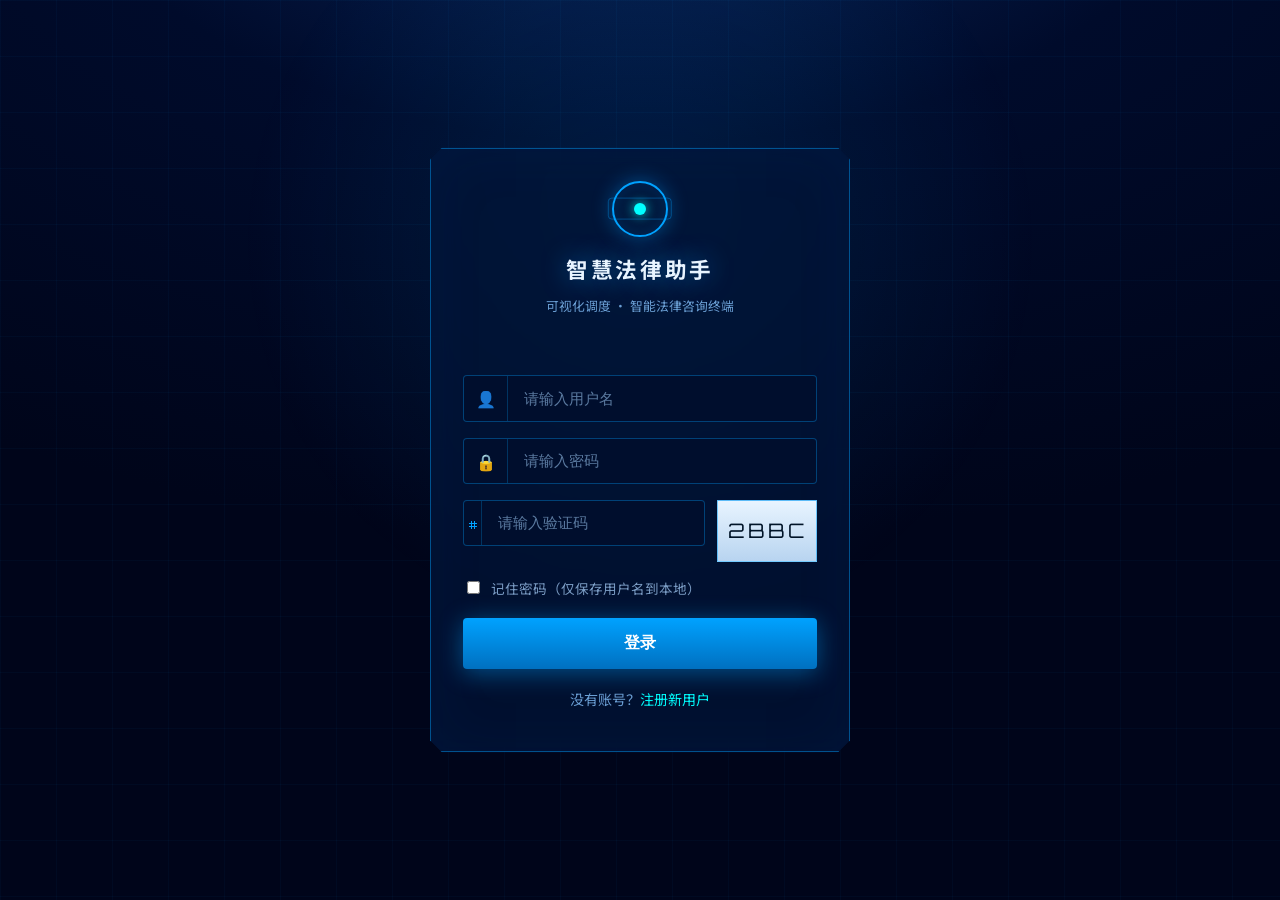
<file: frontend/login.html>
<!DOCTYPE html>
<html lang="zh-CN">
<head>
  <meta charset="UTF-8" />
  <meta name="viewport" content="width=device-width, initial-scale=1.0" />
  <title>登录 — 智慧法律助手</title>
  <link href="https://fonts.googleapis.com/css2?family=Orbitron:wght@500;700&family=Noto+Sans+SC:wght@400;500;600&display=swap" rel="stylesheet" />
  <!-- === 登录注册功能（已禁用，合并时取消注释） === -->
  <!-- <script src="auth.js"></script> -->
  <!-- ============================================= -->
  <style>
    :root {
      --bg: #000b2b;
      --neon: #00a2ff;
      --cyan: #00ffff;
    }
    * { box-sizing: border-box; }
    body {
      margin: 0;
      min-height: 100vh;
      font-family: "Noto Sans SC", sans-serif;
      background: radial-gradient(ellipse 100% 80% at 50% -20%, #0a2860 0%, var(--bg) 45%, #00051a 100%);
      color: #e8f4ff;
      overflow-x: hidden;
    }
    .bg-grid {
      position: fixed;
      inset: 0;
      pointer-events: none;
      background-image:
        linear-gradient(rgba(0, 162, 255, 0.04) 1px, transparent 1px),
        linear-gradient(90deg, rgba(0, 162, 255, 0.04) 1px, transparent 1px);
      background-size: 56px 56px;
      z-index: 0;
    }
    .bg-glow {
      position: fixed;
      width: 80vmax;
      height: 80vmax;
      border-radius: 50%;
      background: radial-gradient(circle, rgba(0, 162, 255, 0.12) 0%, transparent 55%);
      top: -30%;
      left: 10%;
      pointer-events: none;
      z-index: 0;
    }
    .wrap {
      position: relative;
      z-index: 1;
      min-height: 100vh;
      display: flex;
      align-items: center;
      justify-content: center;
      padding: 2rem;
    }
    .logo-mark {
      width: 56px;
      height: 56px;
      margin: 0 auto 1rem;
      border: 2px solid var(--neon);
      border-radius: 50%;
      box-shadow: 0 0 20px rgba(0, 162, 255, 0.4), inset 0 0 20px rgba(0, 162, 255, 0.15);
      display: flex;
      align-items: center;
      justify-content: center;
      position: relative;
    }
    .logo-mark::before {
      content: "";
      width: 12px;
      height: 12px;
      background: var(--cyan);
      border-radius: 50%;
      box-shadow: 0 0 12px var(--cyan);
    }
    .logo-mark::after {
      content: "";
      position: absolute;
      width: 120%;
      height: 40%;
      border: 1px solid rgba(0, 162, 255, 0.35);
      border-radius: 4px;
      top: 50%;
      left: 50%;
      transform: translate(-50%, -50%);
    }
    h1 {
      text-align: center;
      font-family: "Orbitron", "Noto Sans SC", sans-serif;
      font-size: 1.35rem;
      letter-spacing: 0.12em;
      margin: 0 0 0.35rem;
      text-shadow: 0 0 24px rgba(0, 162, 255, 0.5);
    }
    .sub {
      text-align: center;
      font-size: 0.8rem;
      color: #6a9fd4;
      margin-bottom: 1.75rem;
    }
    .hud {
      width: 100%;
      max-width: 420px;
      padding: 2rem 2rem 1.75rem;
      background: rgba(0, 20, 55, 0.75);
      border: 1px solid rgba(0, 162, 255, 0.45);
      clip-path: polygon(
        12px 0, calc(100% - 12px) 0, 100% 12px, 100% calc(100% - 12px),
        calc(100% - 12px) 100%, 12px 100%, 0 calc(100% - 12px), 0 12px
      );
      box-shadow:
        0 0 40px rgba(0, 100, 200, 0.25),
        inset 0 0 60px rgba(0, 80, 160, 0.08);
      backdrop-filter: blur(12px);
    }
    .field {
      display: flex;
      align-items: stretch;
      margin-bottom: 1rem;
      border: 1px solid rgba(0, 162, 255, 0.35);
      background: rgba(0, 15, 45, 0.85);
      border-radius: 4px;
      overflow: hidden;
      transition: border-color 0.2s, box-shadow 0.2s;
    }
    .field:focus-within {
      border-color: var(--cyan);
      box-shadow: 0 0 14px rgba(0, 255, 255, 0.15);
    }
    .field-icon {
      width: 44px;
      display: flex;
      align-items: center;
      justify-content: center;
      color: var(--neon);
      border-right: 1px solid rgba(0, 162, 255, 0.25);
      font-size: 1rem;
    }
    .field input {
      flex: 1;
      border: none;
      background: transparent;
      color: #e8f4ff;
      padding: 0.85rem 1rem;
      font-size: 0.95rem;
      outline: none;
    }
    .field input::placeholder {
      color: #5a7aa0;
    }
    .captcha-row {
      display: flex;
      gap: 0.75rem;
      align-items: stretch;
    }
    .captcha-row .field {
      flex: 1;
      margin-bottom: 0;
    }
    .captcha-box {
      width: 100px;
      flex-shrink: 0;
      display: flex;
      align-items: center;
      justify-content: center;
      font-family: "Orbitron", monospace;
      font-size: 1.25rem;
      letter-spacing: 0.15em;
      color: #001428;
      background: linear-gradient(180deg, #e8f4ff 0%, #b8d4f0 100%);
      border: 1px solid rgba(0, 162, 255, 0.5);
      user-select: none;
      cursor: pointer;
    }
    .row-check {
      display: flex;
      align-items: center;
      gap: 0.5rem;
      margin: 1rem 0 1.25rem;
      font-size: 0.85rem;
      color: #7a9cc4;
    }
    .row-check input {
      accent-color: var(--neon);
    }
    .btn-login {
      width: 100%;
      padding: 0.95rem;
      border: none;
      border-radius: 4px;
      font-size: 1rem;
      font-weight: 600;
      color: #fff;
      cursor: pointer;
      background: linear-gradient(180deg, #00a2ff 0%, #0070c0 100%);
      box-shadow: 0 4px 24px rgba(0, 162, 255, 0.45);
      transition: transform 0.15s, box-shadow 0.15s;
    }
    .btn-login:hover {
      transform: translateY(-1px);
      box-shadow: 0 6px 28px rgba(0, 200, 255, 0.55);
    }
    .link-reg {
      text-align: center;
      margin-top: 1.25rem;
      font-size: 0.88rem;
      color: #6a9fd4;
    }
    .link-reg a {
      color: var(--cyan);
      text-decoration: none;
    }
    .link-reg a:hover {
      text-decoration: underline;
    }
    .err {
      color: #ff6688;
      font-size: 0.85rem;
      margin-bottom: 0.75rem;
      min-height: 1.25rem;
    }
  </style>
</head>
<body>
  <div class="bg-grid"></div>
  <div class="bg-glow"></div>
  <div class="wrap">
    <div class="hud">
      <div class="logo-mark"></div>
      <h1>智慧法律助手</h1>
      <p class="sub">可视化调度 · 智能法律咨询终端</p>
      <div id="err" class="err"></div>
      <form id="form">
        <div class="field">
          <span class="field-icon">👤</span>
          <input type="text" id="username" name="username" placeholder="请输入用户名" autocomplete="username" />
        </div>
        <div class="field">
          <span class="field-icon">🔒</span>
          <input type="password" id="password" name="password" placeholder="请输入密码" autocomplete="current-password" />
        </div>
        <div class="captcha-row">
          <div class="field" style="margin-bottom: 1rem;">
            <span class="field-icon">⌗</span>
            <input type="text" id="captchaIn" placeholder="请输入验证码" maxlength="6" autocomplete="off" />
          </div>
          <div class="captcha-box" id="captchaDisplay" title="点击刷新"></div>
        </div>
        <div class="row-check">
          <input type="checkbox" id="remember" />
          <label for="remember">记住密码（仅保存用户名到本地）</label>
        </div>
        <button type="submit" class="btn-login">登录</button>
      </form>
      <p class="link-reg">没有账号？<a href="register.html">注册新用户</a></p>
    </div>
  </div>
  <script>
    (function () {
      if (sessionStorage.getItem("auth_token")) {
        window.location.replace("index.html");
        return;
      }
      var cap = "";
      function refreshCaptcha() {
        var chars = "ABCDEFGHJKLMNPQRSTUVWXYZ23456789";
        cap = "";
        for (var i = 0; i < 4; i++) cap += chars.charAt(Math.floor(Math.random() * chars.length));
        document.getElementById("captchaDisplay").textContent = cap;
      }
      refreshCaptcha();
      document.getElementById("captchaDisplay").onclick = refreshCaptcha;

      var saved = localStorage.getItem("legal_saved_username");
      if (saved) {
        document.getElementById("username").value = saved;
        document.getElementById("remember").checked = true;
      }

      document.getElementById("form").onsubmit = async function (e) {
        e.preventDefault();
        document.getElementById("err").textContent = "";
        var u = document.getElementById("username").value.trim();
        var p = document.getElementById("password").value;
        var c = document.getElementById("captchaIn").value.trim().toUpperCase();
        if (!u || !p) {
          document.getElementById("err").textContent = "请输入用户名和密码";
          return;
        }
        if (c !== cap) {
          document.getElementById("err").textContent = "验证码错误";
          refreshCaptcha();
          return;
        }
        try {
          var res = await fetch("http://127.0.0.1:5000/api/auth/login", {
            method: "POST",
            headers: { "Content-Type": "application/json" },
            body: JSON.stringify({ username: u, password: p }),
          });
          var data = await res.json();
          if (data.code !== 200) {
            document.getElementById("err").textContent = data.msg || "登录失败";
            refreshCaptcha();
            return;
          }
          sessionStorage.setItem("auth_token", data.data.token);
          if (document.getElementById("remember").checked) {
            localStorage.setItem("legal_saved_username", u);
          } else {
            localStorage.removeItem("legal_saved_username");
          }
          window.location.href = "index.html";
        } catch (err) {
          document.getElementById("err").textContent = "网络错误，请确认后端已启动";
        }
      };
    })();
  </script>
</body>
</html>
</file>
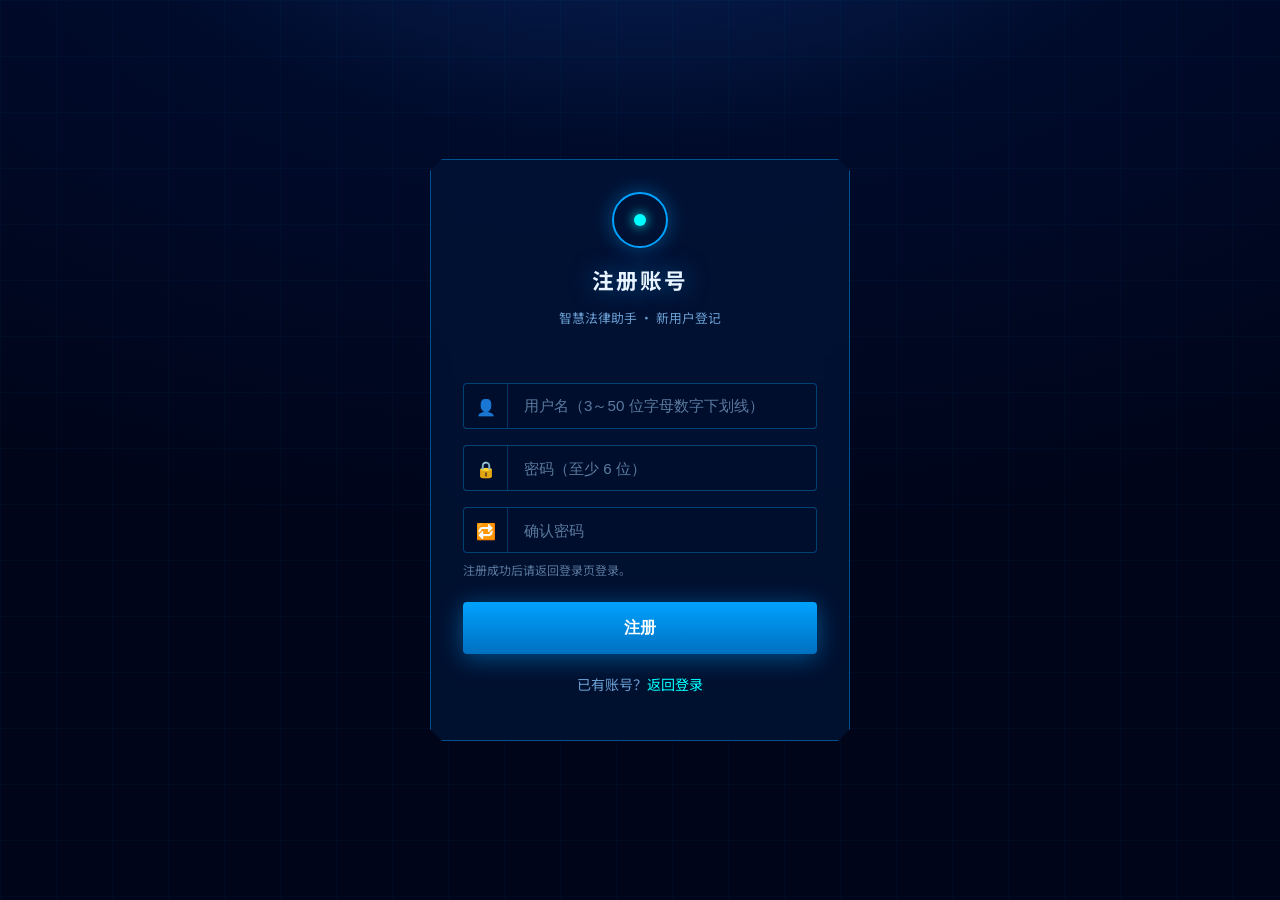
<file: frontend/register.html>
<!DOCTYPE html>
<html lang="zh-CN">
<head>
  <meta charset="UTF-8" />
  <meta name="viewport" content="width=device-width, initial-scale=1.0" />
  <title>注册 — 智慧法律助手</title>
  <link href="https://fonts.googleapis.com/css2?family=Orbitron:wght@500;700&family=Noto+Sans+SC:wght@400;500;600&display=swap" rel="stylesheet" />
  <!-- === 登录注册功能（已禁用，合并时取消注释） === -->
  <!-- <script src="auth.js"></script> -->
  <!-- ============================================= -->
  <style>
    :root {
      --bg: #000b2b;
      --neon: #00a2ff;
      --cyan: #00ffff;
    }
    * { box-sizing: border-box; }
    body {
      margin: 0;
      min-height: 100vh;
      font-family: "Noto Sans SC", sans-serif;
      background: radial-gradient(ellipse 100% 80% at 50% -20%, #0a2860 0%, var(--bg) 45%, #00051a 100%);
      color: #e8f4ff;
    }
    .bg-grid {
      position: fixed;
      inset: 0;
      pointer-events: none;
      background-image:
        linear-gradient(rgba(0, 162, 255, 0.04) 1px, transparent 1px),
        linear-gradient(90deg, rgba(0, 162, 255, 0.04) 1px, transparent 1px);
      background-size: 56px 56px;
      z-index: 0;
    }
    .wrap {
      position: relative;
      z-index: 1;
      min-height: 100vh;
      display: flex;
      align-items: center;
      justify-content: center;
      padding: 2rem;
    }
    .logo-mark {
      width: 56px;
      height: 56px;
      margin: 0 auto 1rem;
      border: 2px solid var(--neon);
      border-radius: 50%;
      box-shadow: 0 0 20px rgba(0, 162, 255, 0.4);
      display: flex;
      align-items: center;
      justify-content: center;
    }
    .logo-mark::before {
      content: "";
      width: 12px;
      height: 12px;
      background: var(--cyan);
      border-radius: 50%;
      box-shadow: 0 0 12px var(--cyan);
    }
    h1 {
      text-align: center;
      font-family: "Orbitron", "Noto Sans SC", sans-serif;
      font-size: 1.35rem;
      letter-spacing: 0.1em;
      margin: 0 0 0.35rem;
      text-shadow: 0 0 24px rgba(0, 162, 255, 0.5);
    }
    .sub {
      text-align: center;
      font-size: 0.8rem;
      color: #6a9fd4;
      margin-bottom: 1.5rem;
    }
    .hud {
      width: 100%;
      max-width: 420px;
      padding: 2rem;
      background: rgba(0, 20, 55, 0.75);
      border: 1px solid rgba(0, 162, 255, 0.45);
      clip-path: polygon(
        12px 0, calc(100% - 12px) 0, 100% 12px, 100% calc(100% - 12px),
        calc(100% - 12px) 100%, 12px 100%, 0 calc(100% - 12px), 0 12px
      );
      box-shadow: 0 0 40px rgba(0, 100, 200, 0.25);
      backdrop-filter: blur(12px);
    }
    .field {
      display: flex;
      align-items: stretch;
      margin-bottom: 1rem;
      border: 1px solid rgba(0, 162, 255, 0.35);
      background: rgba(0, 15, 45, 0.85);
      border-radius: 4px;
      overflow: hidden;
    }
    .field:focus-within {
      border-color: var(--cyan);
      box-shadow: 0 0 14px rgba(0, 255, 255, 0.15);
    }
    .field-icon {
      width: 44px;
      display: flex;
      align-items: center;
      justify-content: center;
      color: var(--neon);
      border-right: 1px solid rgba(0, 162, 255, 0.25);
    }
    .field input {
      flex: 1;
      border: none;
      background: transparent;
      color: #e8f4ff;
      padding: 0.85rem 1rem;
      font-size: 0.95rem;
      outline: none;
    }
    .field input::placeholder {
      color: #5a7aa0;
    }
    .btn {
      width: 100%;
      padding: 0.95rem;
      border: none;
      border-radius: 4px;
      font-size: 1rem;
      font-weight: 600;
      color: #fff;
      cursor: pointer;
      background: linear-gradient(180deg, #00a2ff 0%, #0070c0 100%);
      box-shadow: 0 4px 24px rgba(0, 162, 255, 0.45);
      margin-top: 0.5rem;
    }
    .btn:hover {
      box-shadow: 0 6px 28px rgba(0, 200, 255, 0.55);
    }
    .link {
      text-align: center;
      margin-top: 1.25rem;
      font-size: 0.88rem;
      color: #6a9fd4;
    }
    .link a {
      color: var(--cyan);
      text-decoration: none;
    }
    .err {
      color: #ff6688;
      font-size: 0.85rem;
      margin-bottom: 0.75rem;
      min-height: 1.25rem;
    }
    .hint {
      font-size: 0.75rem;
      color: #5a7aa0;
      margin-top: -0.5rem;
      margin-bottom: 1rem;
    }
  </style>
</head>
<body>
  <div class="bg-grid"></div>
  <div class="wrap">
    <div class="hud">
      <div class="logo-mark"></div>
      <h1>注册账号</h1>
      <p class="sub">智慧法律助手 · 新用户登记</p>
      <div id="err" class="err"></div>
      <form id="form">
        <div class="field">
          <span class="field-icon">👤</span>
          <input type="text" id="username" placeholder="用户名（3～50 位字母数字下划线）" autocomplete="username" />
        </div>
        <div class="field">
          <span class="field-icon">🔒</span>
          <input type="password" id="password" placeholder="密码（至少 6 位）" autocomplete="new-password" />
        </div>
        <div class="field">
          <span class="field-icon">🔁</span>
          <input type="password" id="password2" placeholder="确认密码" autocomplete="new-password" />
        </div>
        <p class="hint">注册成功后请返回登录页登录。</p>
        <button type="submit" class="btn">注册</button>
      </form>
      <p class="link">已有账号？<a href="login.html">返回登录</a></p>
    </div>
  </div>
  <script>
    document.getElementById("form").onsubmit = async function (e) {
      e.preventDefault();
      document.getElementById("err").textContent = "";
      var u = document.getElementById("username").value.trim();
      var p = document.getElementById("password").value;
      var p2 = document.getElementById("password2").value;
      if (p !== p2) {
        document.getElementById("err").textContent = "两次密码不一致";
        return;
      }
      try {
        var res = await fetch("http://127.0.0.1:5000/api/auth/register", {
          method: "POST",
          headers: { "Content-Type": "application/json" },
          body: JSON.stringify({ username: u, password: p }),
        });
        var data = await res.json();
        if (data.code !== 200) {
          document.getElementById("err").textContent = data.msg || "注册失败";
          return;
        }
        alert("注册成功，请登录");
        window.location.href = "login.html";
      } catch (err) {
        document.getElementById("err").textContent = "网络错误，请确认后端已启动";
      }
    };
  </script>
</body>
</html>
</file>
